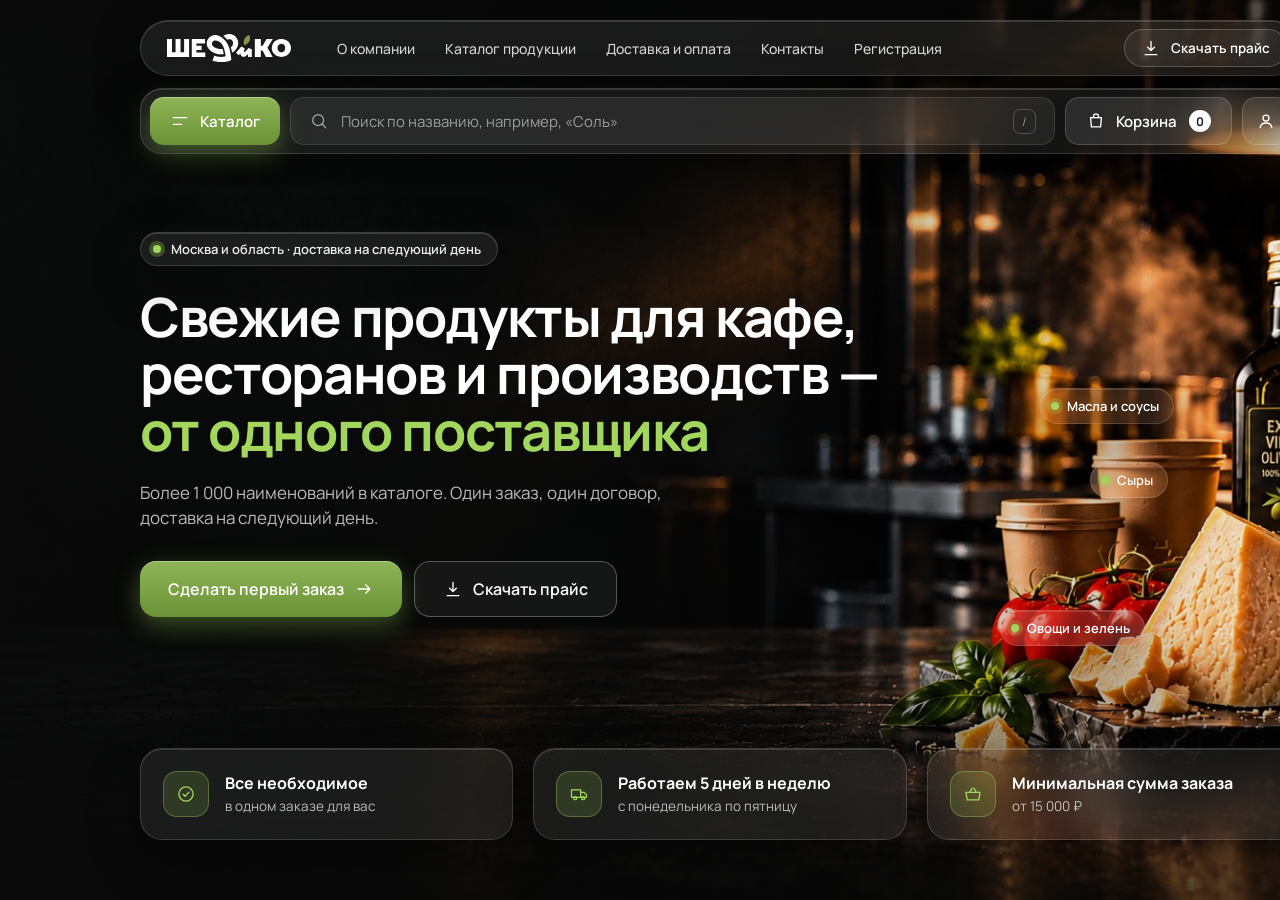
<file: concept/index.html>
<!doctype html>
<html lang="ru"><head><meta charset="utf-8">
<meta name="viewport" content="width=device-width,initial-scale=1">
<title>Концепции главного экрана ШЕФиКО</title>
<link rel="preconnect" href="https://fonts.googleapis.com"><link rel="preconnect" href="https://fonts.gstatic.com" crossorigin>
<link href="https://fonts.googleapis.com/css2?family=Manrope:wght@400;500;600;700;800&display=swap" rel="stylesheet">
<style>
:root{--g:#7FA64A;--g2:#6C9238;--gl:#A3D65C;--ink:#1C1D1B;--cream:#F1EEE6}
*{box-sizing:border-box;margin:0;padding:0}
html,body{width:1440px;height:900px;overflow:hidden;background:#0c0d0b;font-family:'Manrope',system-ui,sans-serif;color:#fff;-webkit-font-smoothing:antialiased}
.v{display:none;position:relative;width:1440px;height:900px;overflow:hidden}
body[data-v=a] .a,body[data-v=b] .b,body[data-v=c] .c{display:block}
svg.i{width:20px;height:20px;fill:none;stroke:currentColor;stroke-width:1.6;stroke-linecap:round;stroke-linejoin:round;flex:none}
.wrap{position:absolute;left:140px;width:1160px}
a{color:inherit;text-decoration:none}
.nav a{white-space:nowrap}
.glass{background:rgba(255,255,255,.075);backdrop-filter:blur(22px) saturate(140%);-webkit-backdrop-filter:blur(22px) saturate(140%);border:1px solid rgba(255,255,255,.15);box-shadow:0 18px 50px rgba(0,0,0,.35),inset 0 1px 0 rgba(255,255,255,.14)}
.btn{display:inline-flex;align-items:center;gap:10px;height:48px;padding:0 20px;border-radius:14px;font-weight:600;font-size:15px;white-space:nowrap}
.btn-g{background:linear-gradient(180deg,#8DB455,#6C9238);color:#fff;box-shadow:0 8px 24px rgba(127,166,74,.45),inset 0 1px 0 rgba(255,255,255,.35)}
.tag{position:absolute;display:flex;align-items:center;gap:8px;height:36px;padding:0 14px 0 10px;border-radius:18px;font-size:13px;font-weight:600}
.tag:before{content:"";width:8px;height:8px;border-radius:50%;background:var(--gl);box-shadow:0 0 0 4px rgba(163,214,92,.25)}

/* ---------- A: Glass Night ---------- */
.a .bg{position:absolute;inset:0;width:100%;height:100%;object-fit:cover;object-position:60% 40%}
.a .shade{position:absolute;inset:0;background:linear-gradient(90deg,rgba(8,9,8,.94) 0%,rgba(8,9,8,.78) 34%,rgba(8,9,8,.15) 66%,rgba(8,9,8,0) 100%),linear-gradient(180deg,rgba(8,9,8,.65) 0,rgba(8,9,8,0) 22%,rgba(8,9,8,0) 70%,rgba(8,9,8,.7) 100%)}
.a .bar{top:20px;height:56px;border-radius:28px;display:flex;align-items:center;padding:0 12px 0 26px}
.a .bar img{height:28px;margin-right:46px}
.a .nav{display:flex;gap:30px;font-size:14px;font-weight:500;color:rgba(255,255,255,.82);flex:1}
.a .nav a.on{color:#fff}
.a .price{height:38px;border-radius:19px;padding:0 16px;font-size:13.5px;border:1px solid rgba(255,255,255,.22);background:rgba(255,255,255,.06)}
.a .cmd{top:88px;height:66px;border-radius:22px;display:flex;align-items:center;gap:10px;padding:9px}
.a .search{flex:1;height:48px;border-radius:14px;background:rgba(255,255,255,.07);border:1px solid rgba(255,255,255,.1);display:flex;align-items:center;gap:12px;padding:0 18px;color:rgba(255,255,255,.55);font-size:15px}
.a .search .k{margin-left:auto;font-size:12px;border:1px solid rgba(255,255,255,.2);border-radius:7px;padding:3px 8px;color:rgba(255,255,255,.55)}
.a .cart{background:rgba(255,255,255,.1);border:1px solid rgba(255,255,255,.16);color:#fff}
.a .cart b{display:inline-grid;place-items:center;min-width:22px;height:22px;border-radius:11px;background:#fff;color:var(--ink);font-size:12px;margin-left:2px}
.a .acc{width:48px;padding:0;justify-content:center;background:rgba(255,255,255,.1);border:1px solid rgba(255,255,255,.16)}
.a .copy{top:232px;width:780px}
.a .chip{display:inline-flex;align-items:center;gap:10px;height:34px;padding:0 16px 0 12px;border-radius:17px;font-size:13px;font-weight:600;color:rgba(255,255,255,.92)}
.a .chip:before{content:"";width:8px;height:8px;border-radius:50%;background:var(--gl);box-shadow:0 0 0 4px rgba(163,214,92,.28)}
.a h1{margin-top:22px;font-size:54px;line-height:1.06;font-weight:700;letter-spacing:-.025em}
.a h1 em{font-style:normal;color:var(--gl)}
.a .sub{margin-top:20px;font-size:17px;line-height:1.5;color:rgba(255,255,255,.72);max-width:540px}
.a .ctas{margin-top:30px;display:flex;gap:12px}
.a .ctas .btn{height:56px;padding:0 28px;font-size:16px;border-radius:16px}
.a .ghost{border:1px solid rgba(255,255,255,.28);background:rgba(255,255,255,.06)}
.a .cards{top:748px;display:grid;grid-template-columns:repeat(3,1fr);gap:20px}
.a .card{height:92px;border-radius:22px;display:flex;align-items:center;gap:16px;padding:0 22px}
.a .ic{width:46px;height:46px;border-radius:14px;background:rgba(163,214,92,.16);border:1px solid rgba(163,214,92,.35);display:grid;place-items:center;color:var(--gl);flex:none}
.a .card b{display:block;font-size:16px;font-weight:700;margin-bottom:3px}
.a .card span{font-size:13.5px;color:rgba(255,255,255,.7);line-height:1.35;display:block}

/* ---------- B: Cream Editorial ---------- */
.b{background:var(--cream);color:var(--ink)}
.b .blob{position:absolute;right:-120px;top:-160px;width:760px;height:760px;border-radius:50%;background:radial-gradient(circle,rgba(163,214,92,.38),rgba(163,214,92,0) 68%)}
.b .bar{top:20px;height:68px;border-radius:34px;display:flex;align-items:center;gap:12px;padding:0 10px 0 28px;background:#fff;box-shadow:0 14px 40px rgba(60,55,40,.12);border:1px solid rgba(28,29,27,.06)}
.b .bar img{height:28px;margin-right:22px}
.b .nav{display:flex;gap:22px;font-size:14px;font-weight:600;color:rgba(28,29,27,.72);flex:1}
.b .bsearch{width:230px;height:48px;border-radius:24px;background:#F3F1EB;display:flex;align-items:center;gap:10px;padding:0 16px;color:rgba(28,29,27,.5);font-size:14px}
.b .btn{height:48px;border-radius:24px}
.b .dark{background:var(--ink);color:#fff}
.b .acc{width:48px;padding:0;justify-content:center;background:#F3F1EB;color:var(--ink)}
.b .copy{top:176px;width:640px}
.b .chip{display:inline-flex;align-items:center;gap:10px;height:34px;padding:0 16px 0 12px;border-radius:17px;font-size:13px;font-weight:700;background:#fff;box-shadow:0 6px 20px rgba(60,55,40,.09)}
.b .chip:before{content:"";width:8px;height:8px;border-radius:50%;background:var(--g);box-shadow:0 0 0 4px rgba(127,166,74,.25)}
.b h1{margin-top:24px;font-size:58px;line-height:1.05;font-weight:800;letter-spacing:-.03em}
.b h1 em{font-style:normal;background:linear-gradient(180deg,transparent 58%,#CFE3A8 58%,#CFE3A8 92%,transparent 92%);padding:0 4px;margin:0 -4px}
.b .sub{margin-top:22px;font-size:17px;line-height:1.5;color:rgba(28,29,27,.66);max-width:520px}
.b .ctas{margin-top:30px;display:flex;gap:12px}
.b .ctas .btn{height:58px;padding:0 30px;font-size:16px;border-radius:29px}
.b .outline{border:1.5px solid rgba(28,29,27,.2);background:transparent}
.b .arch{position:absolute;left:800px;top:112px;width:500px;height:700px;border-radius:250px 250px 32px 32px;overflow:hidden;box-shadow:0 40px 80px rgba(60,55,40,.28)}
.b .arch img{width:100%;height:100%;object-fit:cover;object-position:100% 50%}
.b .arch:after{content:"";position:absolute;inset:0;background:linear-gradient(180deg,rgba(0,0,0,0) 55%,rgba(0,0,0,.35));}
.b .ring{position:absolute;left:748px;top:86px;width:604px;height:752px;border-radius:302px 302px 40px 40px;border:1.5px dashed rgba(28,29,27,.22)}
.b .badge{position:absolute;left:716px;top:560px;width:156px;height:156px;border-radius:50%;background:var(--g);color:#fff;display:grid;place-content:center;text-align:center;box-shadow:0 20px 40px rgba(108,146,56,.45);transform:rotate(-8deg)}
.b .badge b{font-size:44px;line-height:1;font-weight:800}
.b .badge span{font-size:13px;font-weight:700;line-height:1.2;margin-top:4px}
.b .float{position:absolute;left:1040px;top:690px;width:300px;border-radius:22px;padding:16px 18px;display:flex;gap:14px;align-items:center;background:rgba(255,255,255,.82);backdrop-filter:blur(18px);box-shadow:0 20px 50px rgba(0,0,0,.25);color:var(--ink)}
.b .float .ic{width:44px;height:44px;border-radius:13px;background:#E7F0D6;color:var(--g2);display:grid;place-items:center;flex:none}
.b .float b{display:block;font-size:15px}.b .float span{font-size:13px;color:rgba(28,29,27,.65)}
.b .cards{top:690px;width:640px;display:grid;grid-template-columns:repeat(3,1fr);gap:12px}
.b .card{background:#fff;border-radius:20px;padding:16px;min-height:112px;box-shadow:0 10px 30px rgba(60,55,40,.08);border:1px solid rgba(28,29,27,.05)}
.b .card .ic{width:36px;height:36px;border-radius:11px;background:#E7F0D6;color:var(--g2);display:grid;place-items:center;margin-bottom:10px}
.b .card b{display:block;font-size:14px;line-height:1.25;font-weight:700}
.b .card span{font-size:12.5px;color:rgba(28,29,27,.6);display:block;margin-top:3px;line-height:1.3}

/* ---------- C: Dark Stage ---------- */
.c{background:#121310}
.c .glow{position:absolute;left:760px;top:60px;width:700px;height:700px;border-radius:50%;background:radial-gradient(circle,rgba(127,166,74,.55),rgba(127,166,74,0) 66%);filter:blur(10px)}
.c .glow2{position:absolute;left:-200px;top:380px;width:620px;height:620px;border-radius:50%;background:radial-gradient(circle,rgba(163,214,92,.14),rgba(163,214,92,0) 70%)}
.c .head{top:26px;height:56px;display:flex;align-items:center;gap:12px}
.c .head img{height:30px;margin-right:30px}
.c .nav{display:flex;gap:26px;font-size:14px;font-weight:500;color:rgba(255,255,255,.7);flex:1}
.c .csearch{width:210px;height:44px;border-radius:12px;border:1px solid rgba(255,255,255,.16);display:flex;align-items:center;gap:10px;padding:0 14px;color:rgba(255,255,255,.5);font-size:14px}
.c .btn{height:44px;border-radius:12px;font-size:14px;padding:0 18px}
.c .ico{width:44px;padding:0;justify-content:center;border:1px solid rgba(255,255,255,.16)}
.c .photo{position:absolute;left:760px;top:112px;width:540px;height:560px;border-radius:36px;overflow:hidden;border:1px solid rgba(255,255,255,.14);box-shadow:0 40px 90px rgba(0,0,0,.6)}
.c .photo img{width:100%;height:100%;object-fit:cover;object-position:100% 45%}
.c .photo:after{content:"";position:absolute;inset:0;background:linear-gradient(180deg,rgba(0,0,0,0) 60%,rgba(0,0,0,.45))}
.c .copy{top:128px;width:600px}
.c .chip{display:inline-flex;align-items:center;gap:10px;height:34px;padding:0 16px 0 12px;border-radius:17px;font-size:13px;font-weight:600;border:1px solid rgba(255,255,255,.2);color:rgba(255,255,255,.9)}
.c .chip:before{content:"";width:8px;height:8px;border-radius:50%;background:var(--gl);box-shadow:0 0 0 4px rgba(163,214,92,.28)}
.c h1{margin-top:22px;font-size:54px;line-height:1.02;font-weight:800;letter-spacing:-.035em}
.c h1 em{font-style:normal;color:var(--gl)}
.c .ctas{margin-top:30px;display:flex;gap:12px}
.c .ctas .btn{height:56px;padding:0 28px;font-size:16px;border-radius:28px}
.c .ghost{border:1px solid rgba(255,255,255,.28)}
.c .stats{position:absolute;left:140px;top:560px;display:flex;gap:44px}
.c .stats div b{display:block;font-size:36px;font-weight:800;letter-spacing:-.02em}
.c .stats div span{font-size:13px;color:rgba(255,255,255,.6)}
.c .stats div{padding-left:16px;border-left:2px solid var(--g)}
.c .mini{position:absolute;left:1070px;top:540px;width:300px;border-radius:20px;padding:16px;display:flex;gap:14px;align-items:center}
.c .mini .ic{width:44px;height:44px;border-radius:13px;background:rgba(163,214,92,.18);color:var(--gl);display:grid;place-items:center;flex:none}
.c .mini b{display:block;font-size:15px}.c .mini span{font-size:13px;color:rgba(255,255,255,.7)}
.c .marq{position:absolute;left:0;top:704px;width:1440px;overflow:hidden;white-space:nowrap;font-size:84px;font-weight:800;letter-spacing:-.03em;line-height:1;border-top:1px solid rgba(255,255,255,.1);padding-top:22px;height:196px}
.c .marq span{margin-right:36px;color:transparent;-webkit-text-stroke:1.5px rgba(255,255,255,.38)}
.c .marq span.f{color:var(--gl);-webkit-text-stroke:0}
.c .marq i{font-style:normal;color:var(--g);margin-right:36px}
</style></head>
<body>
<svg width="0" height="0" style="position:absolute"><defs>
<symbol id="menu" viewBox="0 0 24 24"><path d="M4 8h16M4 16h10"/></symbol>
<symbol id="search" viewBox="0 0 24 24"><circle cx="11" cy="11" r="6.5"/><path d="m16 16 4 4"/></symbol>
<symbol id="bag" viewBox="0 0 24 24"><path d="M5.5 8h13l-1 11h-11z"/><path d="M9 8V6.5a3 3 0 0 1 6 0V8"/></symbol>
<symbol id="user" viewBox="0 0 24 24"><circle cx="12" cy="8.5" r="3.6"/><path d="M5 20c.6-3.6 3.4-5.6 7-5.6s6.4 2 7 5.6"/></symbol>
<symbol id="dl" viewBox="0 0 24 24"><path d="M12 4v11m0 0-4-4m4 4 4-4M5 20h14"/></symbol>
<symbol id="check" viewBox="0 0 24 24"><circle cx="12" cy="12" r="8.5"/><path d="m8.5 12.3 2.4 2.4 4.6-5"/></symbol>
<symbol id="truck" viewBox="0 0 24 24"><path d="M3 7h11v9H3zM14 10h4l3 3v3h-7"/><circle cx="7.5" cy="17" r="1.8"/><circle cx="17" cy="17" r="1.8"/></symbol>
<symbol id="basket" viewBox="0 0 24 24"><path d="M3.5 10h17l-1.6 9h-13.8zM8 10l3-5M16 10l-3-5"/></symbol>
<symbol id="arrow" viewBox="0 0 24 24"><path d="M5 12h14m-5-5 5 5-5 5"/></symbol>
</defs></svg>

<!-- ============ A ============ -->
<section class="v a">
  <img class="bg" src="hero.jpg" alt=""><div class="shade"></div>
  <header>
    <div class="wrap bar glass">
      <img src="logo-light.svg" alt="ШЕФиКО">
      <nav class="nav"><a>О компании</a><a>Каталог продукции</a><a>Доставка и оплата</a><a>Контакты</a><a>Регистрация</a></nav>
      <a class="btn price"><svg class="i"><use href="#dl"/></svg>Скачать прайс</a>
    </div>
    <div class="wrap cmd glass">
      <a class="btn btn-g"><svg class="i"><use href="#menu"/></svg>Каталог</a>
      <div class="search"><svg class="i"><use href="#search"/></svg>Поиск по названию, например, «Соль»<span class="k">/</span></div>
      <a class="btn cart"><svg class="i"><use href="#bag"/></svg>Корзина<b>0</b></a>
      <a class="btn acc"><svg class="i"><use href="#user"/></svg></a>
    </div>
  </header>
  <div class="wrap copy">
    <span class="chip glass">Москва и область · доставка на следующий день</span>
    <h1>Свежие продукты для кафе, ресторанов и производств — <em>от одного поставщика</em></h1>
    <p class="sub">Более 1 000 наименований в каталоге. Один заказ, один договор, доставка на следующий день.</p>
    <div class="ctas"><a class="btn btn-g">Сделать первый заказ<svg class="i"><use href="#arrow"/></svg></a><a class="btn ghost"><svg class="i"><use href="#dl"/></svg>Скачать прайс</a></div>
  </div>
  <span class="tag glass" style="left:1090px;top:462px">Сыры</span>
  <span class="tag glass" style="left:1040px;top:388px">Масла и соусы</span>
  <span class="tag glass" style="left:1000px;top:610px">Овощи и зелень</span>
  <div class="wrap cards">
    <div class="card glass"><div class="ic"><svg class="i"><use href="#check"/></svg></div><div><b>Все необходимое</b><span>в одном заказе для вас</span></div></div>
    <div class="card glass"><div class="ic"><svg class="i"><use href="#truck"/></svg></div><div><b>Работаем 5 дней в неделю</b><span>с понедельника по пятницу</span></div></div>
    <div class="card glass"><div class="ic"><svg class="i"><use href="#basket"/></svg></div><div><b>Минимальная сумма заказа</b><span>от 15 000 ₽</span></div></div>
  </div>
</section>

<!-- ============ B ============ -->
<section class="v b">
  <div class="blob"></div>
  <div class="wrap bar">
    <img src="logo-dark.svg" alt="ШЕФиКО">
    <nav class="nav"><a>О компании</a><a>Доставка и оплата</a><a>Контакты</a><a>Регистрация</a></nav>
    <a class="btn dark"><svg class="i"><use href="#menu"/></svg>Каталог</a>
    <div class="bsearch"><svg class="i"><use href="#search"/></svg>Поиск по названию</div>
    <a class="btn" style="background:#EAF2DA;color:var(--g2)"><svg class="i"><use href="#bag"/></svg>0</a>
    <a class="btn acc"><svg class="i"><use href="#user"/></svg></a>
  </div>
  <div class="wrap copy">
    <span class="chip">Москва и область · доставка на следующий день</span>
    <h1>Свежие продукты для кафе, ресторанов и производств — <em>от одного поставщика</em></h1>
    <p class="sub">Более 1 000 наименований в каталоге. Один заказ, один договор, доставка на следующий день.</p>
    <div class="ctas"><a class="btn dark">Сделать первый заказ<svg class="i"><use href="#arrow"/></svg></a><a class="btn outline"><svg class="i"><use href="#dl"/></svg>Скачать прайс</a></div>
  </div>
  <div class="ring"></div>
  <div class="arch"><img src="hero.jpg" alt=""></div>
  <div class="badge"><b>5</b><span>дней<br>в неделю</span></div>
  <div class="float"><div class="ic"><svg class="i"><use href="#basket"/></svg></div><div><b>Минимальная сумма</b><span>заказа — от 15 000 ₽</span></div></div>
  <div class="wrap cards">
    <div class="card"><div class="ic"><svg class="i"><use href="#check"/></svg></div><b>Все необходимое</b><span>в одном заказе для вас</span></div>
    <div class="card"><div class="ic"><svg class="i"><use href="#truck"/></svg></div><b>Работаем 5 дней в неделю</b><span>с понедельника по пятницу</span></div>
    <div class="card"><div class="ic"><svg class="i"><use href="#basket"/></svg></div><b>Минимальная сумма</b><span>заказа — от 15 000 ₽</span></div>
  </div>
</section>

<!-- ============ C ============ -->
<section class="v c">
  <div class="glow"></div><div class="glow2"></div>
  <div class="wrap head">
    <img src="logo-light.svg" alt="ШЕФиКО">
    <nav class="nav"><a>О компании</a><a>Доставка и оплата</a><a>Контакты</a><a>Регистрация</a></nav>
    <div class="csearch"><svg class="i"><use href="#search"/></svg>Поиск</div>
    <a class="btn btn-g"><svg class="i"><use href="#menu"/></svg>Каталог</a>
    <a class="btn ico"><svg class="i"><use href="#bag"/></svg></a>
    <a class="btn ico"><svg class="i"><use href="#user"/></svg></a>
  </div>
  <div class="photo"><img src="hero.jpg" alt=""></div>
  <div class="wrap copy">
    <span class="chip">Москва и область · доставка на следующий день</span>
    <h1>Свежие продукты для кафе, ресторанов и производств — <em>от одного поставщика</em></h1>
    <div class="ctas"><a class="btn btn-g">Сделать первый заказ<svg class="i"><use href="#arrow"/></svg></a><a class="btn ghost"><svg class="i"><use href="#dl"/></svg>Скачать прайс</a></div>
  </div>
  <div class="stats"><div><b>1 000+</b><span>наименований</span></div><div><b>5 дней</b><span>в неделю, пн–пт</span></div><div><b>15 000 ₽</b><span>минимальный заказ</span></div></div>
  <div class="mini glass"><div class="ic"><svg class="i"><use href="#truck"/></svg></div><div><b>Доставка завтра</b><span>Москва и область</span></div></div>
  <div class="marq"><span class="f">Мясо и птица</span><i>✦</i><span>Рыба и морепродукты</span><i>✦</i><span class="f">Сыры</span><i>✦</i><span>Фрукты, овощи</span><i>✦</i><span class="f">Молочная гастрономия</span></div>
</section>
<script>document.body.dataset.v=(location.search.match(/v=(\w)/)||[])[1]||'a'</script>
</body></html>
</file>
